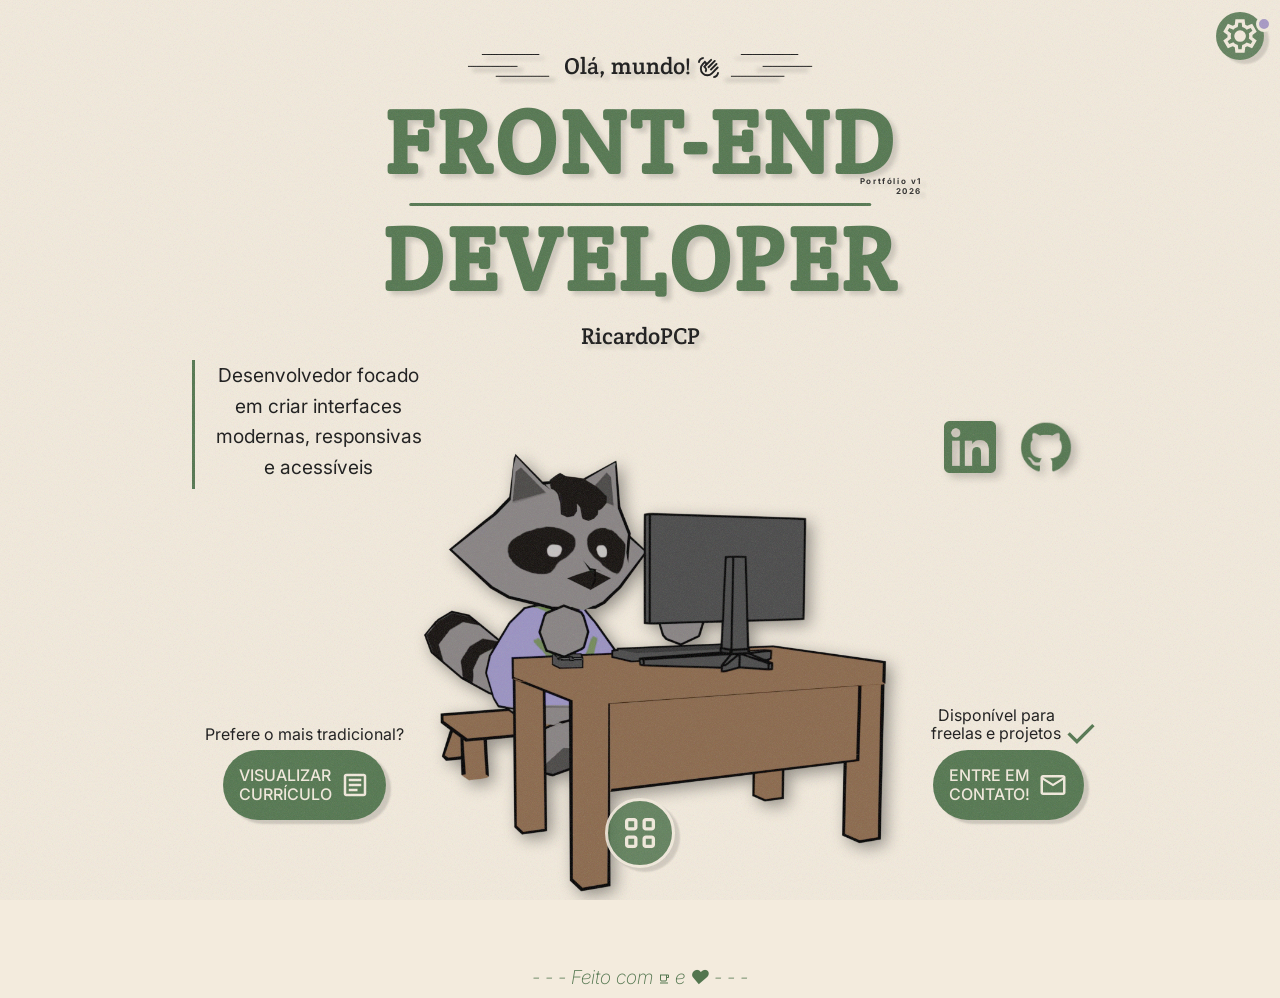
<file: index.html>
<!DOCTYPE html>
<html lang="pt_BR">
<head>
    <meta charset="UTF-8">
    <meta name="viewport" content="width=device-width, initial-scale=1.0">
    <meta name="author" content = "RicardoPCP">


    <meta property="og:title" content="Portfolio RicardoPCP | Front-End Developer" />
    <meta property="og:description" content="Veja meu portfólio! Certeza que vai gostar ^^" />
    <meta property="og:image" content="https://ricardopcp.github.io/Portfolio-RicardoPCP/assets/logo.png" />
    <meta property="og:url" content="https://ricardopcp.github.io/Portfolio-RicardoPCP/" />
    <meta property="og:type" content="website" />
    <meta property="og:locale" content="pt_BR" />
    <meta name ="description" content = "Portfólio de projetos pessoais e profissionais de RicardoPCP">


    <link href="https://fonts.googleapis.com/css2?family=Crete+Round:ital@0;1&display=swap" rel="stylesheet">
    <link href="https://fonts.googleapis.com/css2?family=Crete+Round:ital@0;1&family=Inter:ital,opsz,wght@0,14..32,100..900;1,14..32,100..900&display=swap" rel="stylesheet">


    <link rel="stylesheet" href="./css/style.css">
    <link rel="icon" href="favicon.ico" />
    <script src="script.js" defer></script>

    <title>RicardoPCP</title>
    
</head>
<body>
    <main>
    <header>
        <div class="botao-config">

            <audio id="musica" src="./assets/bg-music.mp3" loop></audio>

            <div class="tocandomusica"><p data-key="musicalg">Tocando: 'Playful Piano' by Dylann Taylor</p>
            </div>

            <ul class="config" onclick="configClick()" tabindex="0" role="button" onkeydown="if(event.key === 'Enter' || event.key === ' ') { configClick(); event.preventDefault(); }">
                <li><svg xmlns="http://www.w3.org/2000/svg" height="24px" viewBox="0 -960 960 960" width="24px" fill="#F3EBDD"><path d="m370-80-16-128q-13-5-24.5-12T307-235l-119 50L78-375l103-78q-1-7-1-13.5v-27q0-6.5 1-13.5L78-585l110-190 119 50q11-8 23-15t24-12l16-128h220l16 128q13 5 24.5 12t22.5 15l119-50 110 190-103 78q1 7 1 13.5v27q0 6.5-2 13.5l103 78-110 190-118-50q-11 8-23 15t-24 12L590-80H370Zm70-80h79l14-106q31-8 57.5-23.5T639-327l99 41 39-68-86-65q5-14 7-29.5t2-31.5q0-16-2-31.5t-7-29.5l86-65-39-68-99 42q-22-23-48.5-38.5T533-694l-13-106h-79l-14 106q-31 8-57.5 23.5T321-633l-99-41-39 68 86 64q-5 15-7 30t-2 32q0 16 2 31t7 30l-86 65 39 68 99-42q22 23 48.5 38.5T427-266l13 106Zm42-180q58 0 99-41t41-99q0-58-41-99t-99-41q-59 0-99.5 41T342-480q0 58 40.5 99t99.5 41Zm-2-140Z"/></svg></li>
                <span class="notificacao"></span>
            </ul>

            <div class="aba-config some">
                <ul class="abaAbertaConfigUl">
                    <li class="cor hover" onclick="toggleDarkMode()" tabindex="0" role="button" onkeydown="if(event.key === 'Enter' || event.key === ' ') { toggleDarkMode(); event.preventDefault(); }"><svg class="sol" xmlns="http://www.w3.org/2000/svg" height="20px" viewBox="0 -960 960 960" width="20px" fill="#F3EBDD"><path d="M565-395q35-35 35-85t-35-85q-35-35-85-35t-85 35q-35 35-35 85t35 85q35 35 85 35t85-35Zm-226.5 56.5Q280-397 280-480t58.5-141.5Q397-680 480-680t141.5 58.5Q680-563 680-480t-58.5 141.5Q563-280 480-280t-141.5-58.5ZM200-440H40v-80h160v80Zm720 0H760v-80h160v80ZM440-760v-160h80v160h-80Zm0 720v-160h80v160h-80ZM256-650l-101-97 57-59 96 100-52 56Zm492 496-97-101 53-55 101 97-57 59Zm-98-550 97-101 59 57-100 96-56-52ZM154-212l101-97 55 53-97 101-59-57Zm326-268Z"/></svg> <svg class="lua" xmlns="http://www.w3.org/2000/svg" height="24px" viewBox="0 -960 960 960" width="24px" fill="#181818"><path d="M480-120q-150 0-255-105T120-480q0-150 105-255t255-105q14 0 27.5 1t26.5 3q-41 29-65.5 75.5T444-660q0 90 63 153t153 63q55 0 101-24.5t75-65.5q2 13 3 26.5t1 27.5q0 150-105 255T480-120Zm0-80q88 0 158-48.5T740-375q-20 5-40 8t-40 3q-123 0-209.5-86.5T364-660q0-20 3-40t8-40q-78 32-126.5 102T200-480q0 116 82 198t198 82Zm-10-270Z"/></svg></li>

                    <li class="btnMusic hover" onclick="toggleMusic()" tabindex="0" role="button" onkeydown="if(event.key === 'Enter' || event.key === ' ') { toggleMusic(); event.preventDefault(); }"><svg class="noMusic" xmlns="http://www.w3.org/2000/svg" height="24px" viewBox="0 -960 960 960" width="24px" fill="#181818"><path d="M792-56 56-792l56-56 736 736-56 56ZM560-514l-80-80v-246h240v160H560v166ZM400-120q-66 0-113-47t-47-113q0-66 47-113t113-47q23 0 42.5 5.5T480-418v-62l80 80v120q0 66-47 113t-113 47Z"/></svg> <svg class="music" xmlns="http://www.w3.org/2000/svg" height="24px" viewBox="0 -960 960 960" width="24px" fill="#181818"><path d="M287-167q-47-47-47-113t47-113q47-47 113-47 23 0 42.5 5.5T480-418v-422h240v160H560v400q0 66-47 113t-113 47q-66 0-113-47Z"/></svg></li> 

                    <li class="lingua hover" onclick="toggleLanguage()" data-key="nav-lingua" tabindex="0" role="button" onkeydown="if(event.key === 'Enter' || event.key === ' ') { toggleLanguage(); event.preventDefault(); }"><p>BR</p></li>

                    <li>
                    <button class="btnBug hover" command="show-modal" commandfor="dialogBug">
                        <svg xmlns="http://www.w3.org/2000/svg" height="24px" viewBox="0 -960 960 960" width="24px" fill="#181818"><path d="M480-200q66 0 113-47t47-113v-160q0-66-47-113t-113-47q-66 0-113 47t-47 113v160q0 66 47 113t113 47Zm-80-120h160v-80H400v80Zm0-160h160v-80H400v80Zm80 40Zm0 320q-65 0-120.5-32T272-240H160v-80h84q-3-20-3.5-40t-.5-40h-80v-80h80q0-20 .5-40t3.5-40h-84v-80h112q14-23 31.5-43t40.5-35l-64-66 56-56 86 86q28-9 57-9t57 9l88-86 56 56-66 66q23 15 41.5 34.5T688-640h112v80h-84q3 20 3.5 40t.5 40h80v80h-80q0 20-.5 40t-3.5 40h84v80H688q-32 56-87.5 88T480-120Z"/></svg>
                    </button>
                    </li>
                </ul>
            </div>
            <dialog id="dialogBug">
                <form id="formBug" action="https://api.web3forms.com/submit" method="POST">
                        <button class="fecharDialog" type="button" command="close" commandfor="dialogBug"><svg xmlns="http://www.w3.org/2000/svg" height="24px" viewBox="0 -960 960 960" width="24px" fill="currentColor"><path d="m256-200-56-56 224-224-224-224 56-56 224 224 224-224 56 56-224 224 224 224-56 56-224-224-224 224Z"/></svg></button>
                <h2 data-key="h2Bug">Encontrou um bug?</h2>
                <p data-key="pBug">Conte o que aconteceu! Seu feedback ajuda a melhorar este portfólio.</p>

                <input type="hidden" name="access_key" value="67942e12-d0b4-491f-a5cf-ddd87a45e4ef">

                <div class="Formcampo">
                <label>Nome:</label>
                <input type="text" name="name" required>
                </div>

                <div class="Formcampo">
                <label>E-mail:</label>
                <input type="email" name="email" required>
                </div>

                <div class="Formcampo">
                <label>Digite o problema:</label>
                <textarea name="message" required class="texto" type="text" minlength="7" maxlength="300" autocomplete="off" required></textarea><br>
                </div>

                <div class="unicbtnProjeto" data-key="btnBug">
                    <input type="submit" class="btn" value="ENVIAR" ></input>
                </div>

                <div class="confirmacao-form"><p></p></div>

                </form>
            </dialog>
        </div>

        <nav class="navbar">
            <ul class="navbar-hid" onclick="navMobile()" tabindex="0" role="button" onkeydown="if(event.key === 'Enter' || event.key === ' ') { navMobile(); event.preventDefault(); }">
                <li class="menu" ><svg xmlns="http://www.w3.org/2000/svg" height="35px" viewBox="0 -960 960 960" width="35px" fill="#F3EBDD"><path d="M340-540H200q-33 0-56.5-23.5T120-620v-140q0-33 23.5-56.5T200-840h140q33 0 56.5 23.5T420-760v140q0 33-23.5 56.5T340-540Zm-140-80h140v-140H200v140Zm140 500H200q-33 0-56.5-23.5T120-200v-140q0-33 23.5-56.5T200-420h140q33 0 56.5 23.5T420-340v140q0 33-23.5 56.5T340-120Zm-140-80h140v-140H200v140Zm560-340H620q-33 0-56.5-23.5T540-620v-140q0-33 23.5-56.5T620-840h140q33 0 56.5 23.5T840-760v140q0 33-23.5 56.5T760-540Zm-140-80h140v-140H620v140Zm140 500H620q-33 0-56.5-23.5T540-200v-140q0-33 23.5-56.5T620-420h140q33 0 56.5 23.5T840-340v140q0 33-23.5 56.5T760-120Zm-140-80h140v-140H620v140ZM340-620Zm0 280Zm280-280Zm0 280Z"/></svg></li>
            </ul>
            <ul class="navbarul-mobile">
                <li class="hover"><a href="#home" data-page="home" onclick="irParaPagina('home')" ><svg xmlns="http://www.w3.org/2000/svg" height="24px" viewBox="0 -960 960 960" width="24px" fill="#F3EBDD"><path d="M240-200h120v-240h240v240h120v-360L480-740 240-560v360Zm-80 80v-480l320-240 320 240v480H520v-240h-80v240H160Zm320-350Z"/></svg> <span data-key="nav-home"><br>Início</span></a></li>

                <li class="hover"><a href="#" data-page="sobre" onclick="irParaPagina('sobre')"><svg xmlns="http://www.w3.org/2000/svg" height="24px" viewBox="0 -960 960 960" width="24px" fill="#F3EBDD"><path d="M367-527q-47-47-47-113t47-113q47-47 113-47t113 47q47 47 47 113t-47 113q-47 47-113 47t-113-47ZM160-160v-112q0-34 17.5-62.5T224-378q62-31 126-46.5T480-440q66 0 130 15.5T736-378q29 15 46.5 43.5T800-272v112H160Zm80-80h480v-32q0-11-5.5-20T700-306q-54-27-109-40.5T480-360q-56 0-111 13.5T260-306q-9 5-14.5 14t-5.5 20v32Zm296.5-343.5Q560-607 560-640t-23.5-56.5Q513-720 480-720t-56.5 23.5Q400-673 400-640t23.5 56.5Q447-560 480-560t56.5-23.5ZM480-640Zm0 400Z"/></svg> <span data-key="nav-sobre"><br>Sobre</span></a></li>

                <li class="hover"><a href="#" data-page="tech" onclick="irParaPagina('tech')"><svg xmlns="http://www.w3.org/2000/svg" height="24px" viewBox="0 -960 960 960" width="24px" fill="#F3EBDD"><path d="M320-240 80-480l240-240 57 57-184 184 183 183-56 56Zm320 0-57-57 184-184-183-183 56-56 240 240-240 240Z"/></svg> <span data-key="nav-tech"><br>Tech</span></a></li>

                <li class="hover"><a href="#" data-page="projetos" onclick="irParaPagina('projetos')"><svg xmlns="http://www.w3.org/2000/svg" height="24px" viewBox="0 -960 960 960" width="24px" fill="#F3EBDD"><path d="M480-400 40-640l440-240 440 240-440 240Zm0 160L63-467l84-46 333 182 333-182 84 46-417 227Zm0 160L63-307l84-46 333 182 333-182 84 46L480-80Zm0-411 273-149-273-149-273 149 273 149Zm0-149Z"/></svg><span data-key="nav-projetos"><br> Projetos</span></a></li>

                <li class="hover"><a href="#" data-page="contato" onclick="irParaPagina('contato')"><svg xmlns="http://www.w3.org/2000/svg" height="24px" viewBox="0 -960 960 960" width="24px" fill="#F3EBDD"><path d="M160-160q-33 0-56.5-23.5T80-240v-480q0-33 23.5-56.5T160-800h640q33 0 56.5 23.5T880-720v480q0 33-23.5 56.5T800-160H160Zm320-280L160-640v400h640v-400L480-440Zm0-80 320-200H160l320 200ZM160-640v-80 480-400Z"/></svg><span data-key="nav-contato"><br> Contato</span></a></li>

                <li class="hover menu-fechar" onclick="navFechar()" tabindex="0" role="button" onkeydown="if(event.key === 'Enter' || event.key === ' ') { navFechar(); event.preventDefault(); }"> <svg xmlns="http://www.w3.org/2000/svg" height="30px" viewBox="0 -960 960 960" width="30px" fill="#F3EBDD"><path d="m256-200-56-56 224-224-224-224 56-56 224 224 224-224 56 56-224 224 224 224-56 56-224-224-224 224Z"/></svg></li>
            </ul>
        </nav>
    </header>

    <div id="telaDeCarregamento">
        <div class="barra"><img class="guacinim-load" src="./assets/logo.png" alt="Cabeça de guaxinim feliz em low poly"></div>
        <p class="text-carregando">CARREGANDO.<span class="reticencias">..</p>
        <p class="obs">Não vai demorar!</p>
    </div>

    <div class="conteudo">

    <hero id="home" class="pagina ativa">
        <div class="hero-texto">

        <h3><svg width="90" height="30" viewBox="0 0 91 31" fill="none" xmlns="http://www.w3.org/2000/svg">
<g filter="url(#filter0_d_92_171)">
<line x1="72" y1="0.5" x2="14" y2="0.499999" stroke="currentColor"/>
</g>
<g filter="url(#filter1_d_92_171)">
<line x1="50" y1="12.5" x2="-1.17985e-08" y2="12.5" stroke="currentColor"/>
</g>
<g filter="url(#filter2_d_92_171)">
<line x1="28" y1="22.5" x2="82" y2="22.5" stroke="currentColor"/>
</g>
<defs>
<filter id="filter0_d_92_171" x="14" y="0" width="67" height="9" filterUnits="userSpaceOnUse" color-interpolation-filters="sRGB">
<feFlood flood-opacity="0" result="BackgroundImageFix"/>
<feColorMatrix in="SourceAlpha" type="matrix" values="0 0 0 0 0 0 0 0 0 0 0 0 0 0 0 0 0 0 127 0" result="hardAlpha"/>
<feOffset dx="5" dy="4"/>
<feGaussianBlur stdDeviation="2"/>
<feComposite in2="hardAlpha" operator="out"/>
<feColorMatrix type="matrix" values="0 0 0 0 0 0 0 0 0 0 0 0 0 0 0 0 0 0 0.25 0"/>
<feBlend mode="normal" in2="BackgroundImageFix" result="effect1_dropShadow_92_171"/>
<feBlend mode="normal" in="SourceGraphic" in2="effect1_dropShadow_92_171" result="shape"/>
</filter>
<filter id="filter1_d_92_171" x="0" y="12" width="59" height="9" filterUnits="userSpaceOnUse" color-interpolation-filters="sRGB">
<feFlood flood-opacity="0" result="BackgroundImageFix"/>
<feColorMatrix in="SourceAlpha" type="matrix" values="0 0 0 0 0 0 0 0 0 0 0 0 0 0 0 0 0 0 127 0" result="hardAlpha"/>
<feOffset dx="5" dy="4"/>
<feGaussianBlur stdDeviation="2"/>
<feComposite in2="hardAlpha" operator="out"/>
<feColorMatrix type="matrix" values="0 0 0 0 0 0 0 0 0 0 0 0 0 0 0 0 0 0 0.25 0"/>
<feBlend mode="normal" in2="BackgroundImageFix" result="effect1_dropShadow_92_171"/>
<feBlend mode="normal" in="SourceGraphic" in2="effect1_dropShadow_92_171" result="shape"/>
</filter>
<filter id="filter2_d_92_171" x="28" y="22" width="63" height="9.00001" filterUnits="userSpaceOnUse" color-interpolation-filters="sRGB">
<feFlood flood-opacity="0" result="BackgroundImageFix"/>
<feColorMatrix in="SourceAlpha" type="matrix" values="0 0 0 0 0 0 0 0 0 0 0 0 0 0 0 0 0 0 127 0" result="hardAlpha"/>
<feOffset dx="5" dy="4"/>
<feGaussianBlur stdDeviation="2"/>
<feComposite in2="hardAlpha" operator="out"/>
<feColorMatrix type="matrix" values="0 0 0 0 0 0 0 0 0 0 0 0 0 0 0 0 0 0 0.25 0"/>
<feBlend mode="normal" in2="BackgroundImageFix" result="effect1_dropShadow_92_171"/>
<feBlend mode="normal" in="SourceGraphic" in2="effect1_dropShadow_92_171" result="shape"/>
</filter>
</defs>
</svg>
<span data-key="ola">Olá, mundo!</span> <span class="mao"><svg xmlns="http://www.w3.org/2000/svg" viewBox="0 -960 960 960" fill="currentColor" style="width:1em;height:1em;margin: 0.2px 0 0 1px;"><path d="m430-500 283-283q12-12 28-12t28 12q12 12 12 28t-12 28L487-444l-57-56Zm99 99 254-255q12-12 28.5-12t28.5 12q12 12 12 28.5T840-599L586-345l-57-56ZM211-211q-91-91-91-219t91-219l120-120 59 59q7 7 12 14.5t10 15.5l148-149q12-12 28.5-12t28.5 12q12 12 12 28.5T617-772L444-599l-85 84 19 19q46 46 44 110t-49 111l-57-56q23-23 25.5-54.5T321-440l-47-46q-12-12-12-28.5t12-28.5l57-56q12-12 12-28.5T331-656l-64 64q-68 68-68 162.5T267-267q68 68 163 68t163-68l239-240q12-12 28.5-12t28.5 12q12 12 12 28.5T889-450L649-211q-91 91-219 91t-219-91Zm219-219ZM680-39v-81q66 0 113-47t47-113h81q0 100-70.5 170.5T680-39ZM39-680q0-100 70.5-170.5T280-921v81q-66 0-113 47t-47 113H39Z"/></svg></span><svg class="rotate"width="90" height="30" viewBox="0 0 91 31" fill="none" xmlns="http://www.w3.org/2000/svg">
<g filter="url(#filter0_d_92_171)">
<line x1="72" y1="0.5" x2="14" y2="0.499999" stroke="currentColor"/>
</g>
<g filter="url(#filter1_d_92_171)">
<line x1="50" y1="12.5" x2="-1.17985e-08" y2="12.5" stroke="currentColor"/>
</g>
<g filter="url(#filter2_d_92_171)">
<line x1="28" y1="22.5" x2="82" y2="22.5" stroke="currentColor"/>
</g>
<defs>
<filter id="filter0_d_92_171" x="14" y="0" width="67" height="9" filterUnits="userSpaceOnUse" color-interpolation-filters="sRGB">
<feFlood flood-opacity="0" result="BackgroundImageFix"/>
<feColorMatrix in="SourceAlpha" type="matrix" values="0 0 0 0 0 0 0 0 0 0 0 0 0 0 0 0 0 0 127 0" result="hardAlpha"/>
<feOffset dx="5" dy="4"/>
<feGaussianBlur stdDeviation="2"/>
<feComposite in2="hardAlpha" operator="out"/>
<feColorMatrix type="matrix" values="0 0 0 0 0 0 0 0 0 0 0 0 0 0 0 0 0 0 0.25 0"/>
<feBlend mode="normal" in2="BackgroundImageFix" result="effect1_dropShadow_92_171"/>
<feBlend mode="normal" in="SourceGraphic" in2="effect1_dropShadow_92_171" result="shape"/>
</filter>
<filter id="filter1_d_92_171" x="0" y="12" width="59" height="9" filterUnits="userSpaceOnUse" color-interpolation-filters="sRGB">
<feFlood flood-opacity="0" result="BackgroundImageFix"/>
<feColorMatrix in="SourceAlpha" type="matrix" values="0 0 0 0 0 0 0 0 0 0 0 0 0 0 0 0 0 0 127 0" result="hardAlpha"/>
<feOffset dx="5" dy="4"/>
<feGaussianBlur stdDeviation="2"/>
<feComposite in2="hardAlpha" operator="out"/>
<feColorMatrix type="matrix" values="0 0 0 0 0 0 0 0 0 0 0 0 0 0 0 0 0 0 0.25 0"/>
<feBlend mode="normal" in2="BackgroundImageFix" result="effect1_dropShadow_92_171"/>
<feBlend mode="normal" in="SourceGraphic" in2="effect1_dropShadow_92_171" result="shape"/>
</filter>
<filter id="filter2_d_92_171" x="28" y="22" width="63" height="9.00001" filterUnits="userSpaceOnUse" color-interpolation-filters="sRGB">
<feFlood flood-opacity="0" result="BackgroundImageFix"/>
<feColorMatrix in="SourceAlpha" type="matrix" values="0 0 0 0 0 0 0 0 0 0 0 0 0 0 0 0 0 0 127 0" result="hardAlpha"/>
<feOffset dx="5" dy="4"/>
<feGaussianBlur stdDeviation="2"/>
<feComposite in2="hardAlpha" operator="out"/>
<feColorMatrix type="matrix" values="0 0 0 0 0 0 0 0 0 0 0 0 0 0 0 0 0 0 0.25 0"/>
<feBlend mode="normal" in2="BackgroundImageFix" result="effect1_dropShadow_92_171"/>
<feBlend mode="normal" in="SourceGraphic" in2="effect1_dropShadow_92_171" result="shape"/>
</filter>
</defs>
</svg>
</h3>
        
        <h1><span>FRONT-END
        <div class="versao-port"><p data-key="port-ver">Portfólio v1<br>2026</p></div></span>
        <br>DEVELOPER</h1>
        <h3 class="nome">RicardoPCP</h3>
        </div>

         <div class="hero-infos">
            <div class="hero-video">
            <video class="video-hero webM" autoplay muted loop preload="auto" id="heroVideo">
                <source src="./assets/animacoes/hero.webm" type="video/webm" alt="Animação de guaxinim low poly trabalhando">
            </video>
                <img class="video-hero" data-src="./assets/animacoes/hero.apng" alt="Animação de guaxinim low poly trabalhando" loading="lazy" id="heroImg" style="display:none;"> 
            </div>

            <div class="perfis">
            <ul>
                <li class="hover"><a href="https://www.linkedin.com/in/ricardo-pessoa-215923372" target="_blank" rel="noopener noreferrer"><img src="./assets/linkedinlogo.png" alt="perfil LinkedIN"></a></li>
                <li class="hover"><a href="https://github.com/RicardoPCP" target="_blank" rel="noopener noreferrer"><img src="./assets/githublogo.png" alt="perfil GitHub"></a></li>
            </ul>
            </div>

            <div class="desc-hero">
                <span><p data-key="desc-hero">Desenvolvedor focado em criar interfaces modernas, responsivas e acessíveis<br>
                </span></p>
            </div>

            <div class="btns-grid">
            <div class="btn-cv">
                <p data-key="btn-cv-texto">Prefere o mais tradicional?</p>
                <a class="btn" href="./assets/Currículo.pdf" target="_blank"><span data-key="btn-cv">VISUALIZAR<br>CURRÍCULO</span> <svg  class="CV" xmlns="http://www.w3.org/2000/svg" height="24px" viewBox="0 -960 960 960" width="24px" fill="#F3EBDD"><path d="M280-280h280v-80H280v80Zm0-160h400v-80H280v80Zm0-160h400v-80H280v80Zm-80 480q-33 0-56.5-23.5T120-200v-560q0-33 23.5-56.5T200-840h560q33 0 56.5 23.5T840-760v560q0 33-23.5 56.5T760-120H200Zm0-80h560v-560H200v560Zm0-560v560-560Z"/></svg></a>
            </div>

            <div class="btn-contato">
                <p><span data-key="btn-contato-texto">Disponível para<br>freelas e projetos</span> <svg class="check" xmlns="http://www.w3.org/2000/svg" height="24px" viewBox="0 -960 960 960" width="24px" fill="#53764F"><path d="M382-240 154-468l57-57 171 171 367-367 57 57-424 424Z"/></svg></p>
                <a class="btn" href="#" data-page="contato" onclick="irParaPagina('contato')"><span data-key="btn-contato">ENTRE EM<br>CONTATO!</span> <svg xmlns="http://www.w3.org/2000/svg" height="24px" viewBox="0 -960 960 960" width="24px" fill="#F3EBDD"><path d="M160-160q-33 0-56.5-23.5T80-240v-480q0-33 23.5-56.5T160-800h640q33 0 56.5 23.5T880-720v480q0 33-23.5 56.5T800-160H160Zm320-280L160-640v400h640v-400L480-440Zm0-80 320-200H160l320 200ZM160-640v-80 480-400Z"/></svg></a>
            </div>
            </div>

            </div>
    </hero>

    <hero id="sobre" class="pagina">
        <div class="div-sobre">
            <div class="sobre-texto">
                <h2 data-key="sobre"><span class="borda-bottom">SOBRE:</span></h2>
                    <p data-key="sobre-desc">Oi, meu nome é <span>Ricardo</span>, tenho 22 anos e sou estudante de Ciência da Computação e desenvolvedor front-end apaixonado por transformar ideias em experiências digitais modernas, funcionais e responsivas. Atualmente, estou colocando meus estudos em prática através do desenvolvimento de websites e projetos próprios, explorando desde design até o código. 

                    <span><br><br>Gosto de fazer o usuário nem perceber todo o trabalhão por trás das interfaces!</span>
                    </p>
                    </div>

                    <div class="carrossel">
                        <button class="seta antes">❮</button>
                    <ul>
                        <li><img src="./assets/guaciDEV.png">
                        <br><p data-key="sobre-item1" class="hobby"><svg xmlns="http://www.w3.org/2000/svg" height="24px" viewBox="0 -960 960 960" width="24px" fill="currentColor"><path d="M160-160q-33 0-56.5-23.5T80-240v-480q0-33 23.5-56.5T160-800h640q33 0 56.5 23.5T880-720v480q0 33-23.5 56.5T800-160H160Zm0-80h640v-400H160v400Zm140-40-56-56 103-104-104-104 57-56 160 160-160 160Zm180 0v-80h240v80H480Z"/></svg> <span> DEVELOPER</span> por profissão</p></li>

                        <li><img src="./assets/guaciGAMER.png">
                        <br><p data-key="sobre-item2" class="hobby"><svg xmlns="http://www.w3.org/2000/svg" height="24px" viewBox="0 -960 960 960" width="24px" fill="currentColor"><path d="M160-240q-33 0-56.5-23.5T80-320v-320q0-33 23.5-56.5T160-720h640q33 0 56.5 23.5T880-640v320q0 33-23.5 56.5T800-240H160Zm0-80h640v-320H160v320Zm120-40h80v-80h80v-80h-80v-80h-80v80h-80v80h80v80Zm342.5-17.5Q640-395 640-420t-17.5-42.5Q605-480 580-480t-42.5 17.5Q520-445 520-420t17.5 42.5Q555-360 580-360t42.5-17.5Zm120-120Q760-515 760-540t-17.5-42.5Q725-600 700-600t-42.5 17.5Q640-565 640-540t17.5 42.5Q675-480 700-480t42.5-17.5ZM160-320v-320 320Z"/></svg>
                        <span> GAMER</span> há 22 anos...</p></li>

                        <li><img src="./assets/guaciCOZI.png">
                        <br><p data-key="sobre-item3" class="hobby"><svg xmlns="http://www.w3.org/2000/svg" height="24px" viewBox="0 -960 960 960" width="24px" fill="currentColor"><path d="M640-80q-67 0-101.5-22.5T480-150q-19-20-36.5-35T399-200q-45 0-100-15.5t-103.5-51Q147-302 114-359T80-499q-2-167 82.5-274T399-880q71 0 120 20.5t84.5 51.5q35.5 31 60 68.5T710-667q12 20 24 36.5t26 30.5q60 60 90 105t30 136q0 120-74.5 199.5T640-80Zm0-80q57 0 108.5-56.5T800-359q0-66-19.5-97T704-544q-21-20-37.5-44.5T633-639q-41-65-87-113t-147-48q-129 0-185 92.5T160-500q1 67 29 110t66.5 67.5Q294-298 334-289t65 9q51 0 82 24.5t51 45.5q22 23 42.5 36.5T640-160ZM480-340q58 0 99-41t41-99q0-58-41-99t-99-41q-58 0-99 41t-41 99q0 58 41 99t99 41Zm-1-140Z"/></svg>
                        <span> COZINHEIRO</span> nos fins de semana :></p></li>

                        <li><img src="./assets/guaciCOSPLAY.png">
                        <br><p data-key="sobre-item4" class="hobby"><svg xmlns="http://www.w3.org/2000/svg" height="24px" viewBox="0 -960 960 960" width="24px" fill="currentColor"><path d="M312-240q-51 0-97.5-18T131-311q-48-45-69.5-106.5T40-545q0-78 38-126.5T189-720q14 0 26.5 2.5T241-710l239 89 239-89q13-5 25.5-7.5T771-720q73 0 111 48.5T920-545q0 66-21.5 127.5T829-311q-37 35-83.5 53T648-240q-66 0-112-30l-46-30h-20l-46 30q-46 30-112 30Zm0-80q37 0 69-17.5t59-42.5h80q27 25 59 42.5t69 17.5q36 0 69.5-12.5T777-371q34-34 48.5-80t14.5-94q0-41-17-68.5T769-640q-3 0-22 4L480-536 213-636q-5-2-10.5-3t-11.5-1q-37 0-54 27t-17 68q0 49 14.5 95t49.5 80q26 25 59 37.5t69 12.5Zm49-60q37 0 58-16.5t21-45.5q0-49-64.5-93.5T239-580q-37 0-58 16.5T160-518q0 49 64.5 93.5T361-380Zm-6-60q-38 0-82.5-25T220-516q5-2 11.5-3.5T245-521q38 0 82.5 25.5T380-444q-5 2-11.5 3t-13.5 1Zm244 61q72 0 136.5-45t64.5-94q0-29-20.5-46T721-581q-72 0-136.5 45T520-442q0 29 21 46t58 17Zm6-61q-7 0-13-1t-11-3q8-26 52.5-51t82.5-25q7 0 13 1t11 3q-8 26-52.5 51T605-440Zm-125-40Z"/></svg>
                        <span> COSPLAYER</span> nas horas vagas!</p></li>
                    </ul>
                    <button class="seta depois">❯</button>
                </div>

            <div class="div-experiencia">
                <div class="div-experiencia">
                    <h2 data-key="sobre-exp"><span class="borda-bottom" >EXPERIÊNCIA:</span></h2>
                    <div class="experiencia-desc">
                        <ul data-key="sobre-ul1">
                            <li class="trabalho"><span>Desenvolvedor Web - Freelancer</span> Jun/2026 - Atual</li>
                            <li class="afazer fim">Construção de landing pages e sites responsivos</li>

                            <li class="trabalho"><span>Instituto Educar Aparecida - Trabalho Voluntário</span> Abr/2026 - Atual</li>
                            <li class="afazer">Construção e manutenção de banco de dados SQL</li>
                            <li class="afazer fim">Suporte ao desenvolvimento back-end utilizando JavaScript</li>

                            <li class="trabalho"><span>Dele Dela Calçados - Assistente de Gerência e Vendedor</span> Mai/2020 - Atual</li>
                            <li class="afazer">Abertura e fechamento de loja e caixa</li>
                            <li class="afazer">Atendimento ao cliente</li>
                            <li class="afazer">Manutenção e organização de estoque</li>
                            <li class="afazer">Cadastro de mercadorias</li>
                            <li class="afazer fim">Contato com fornecedores</li>
                            </ul>
                    </div>
                        <div class="experiencia-video">
                        <video class="video-experiencia webM" autoplay muted loop preload="auto">
                         <source src="./assets/animacoes/gravata.webm" type="video/webm" alt="Animação de guaxinim low poly arrumando gravata"></video>
                         <img class="hero-video" data-src="./assets/animacoes/gravata.apng" alt="Animação de guaxinim low poly arrumando gravata" loading="lazy" style="display:none;">
                         </div>
                </div>
            </div>

            <div class="div-cursos">
                <div class="div-cursos">
                    <h2 data-key="sobre-cursos"><span class="borda-bottom2">CURSOS E FORMAÇÕES:</span></h2>
                    <div class="curso-desc">
                        <ul data-key="sobre-ul2">
                            <li class="trabalho"> <span>Ciências da Computação</span> | Abr/2022 - Atual (8º Semestre)</li>
                            <li class="afazer fim">Centro Universitário Jorge Amado (UNIJORGE)</li>

                            <li class="trabalho"> <span>Oficina de Idéias, Aprender e Empreender</span> | Ago/2022 - Dez/202</li>
                            <li class="afazer fim">UFBA (Ciências Contábeis)</li>

                            <li class="trabalho"> <span>Curso Web Front-end HTML, CSS, JS</span> | Abr/2026</li>
                            <li class="afazer fim">Serliv Cursos</li>

                            <li class="trabalho"> <span>Curso de Javascript</span> | Mai/2026</li>
                            <li class="afazer fim">Curso em Vídeo</li>
                        </ul>
                        </div>
                        <div class="curso-video">
                        <video class="video-curso webM" autoplay muted loop preload="auto">
                         <source src="./assets/animacoes/papel.webm" type="video/webm" alt="Animação de guaxinim low poly escrevendo"> </video>
                         <img class="hero-video" data-src="./assets/animacoes/papel.apng" alt="Animação de guaxinim low poly escrevendo" loading="lazy" style="display:none;">
                         </div>
                </div>
             </div>
        </div>
    </hero>

    <hero id="tech" class="pagina">
        <div class="div-tech">
            <div class="tech-texto" data-key="tecnologias-div">
                <h2><span class="borda-bottom">TECNOLOGIAS:</span></h2>
                <p>Minha stack de desenvolvimento...</p>
                </div>
                <div class="lista-tech">
                    <div class="caixa-tech">
                        <p class="titulo-caixa-tech">Front-end</p>
                        <p><img class="programacao-logo" src="./assets/html.png"> HTML, 
                        <img class="programacao-logo" src="./assets/css.png"> CSS, 
                        <img class="programacao-logo" src="./assets/javascript.png"> JavaScript, 
                        <img class="programacao-logo" src="./assets/react.webp"> React 
                        <span data-key="estudando">(Estudando...)</span></p>
                    </div>

                    <div class="caixa-tech">
                        <p class="titulo-caixa-tech">Back-end</p>
                        <p><img class="programacao-logo" src="./assets/node.png">  Node.js</p>
                    </div>

                    <div class="caixa-tech">
                        <p class="titulo-caixa-tech" data-key="db">Banco de Dados</p>
                        <p><img class="programacao-logo" src="./assets/mysql.png">  MySQL, 
                        <img class="programacao-logo" src="./assets/postgre.webp"> PostgreSQL</p>
                    </div>

                    <div class="caixa-tech">
                        <p class="titulo-caixa-tech" data-key="ferramentas">Ferramentas</p>
                        <p>                        <img class="programacao-logo" src="./assets/git.png"> Git, 
                        <img class="programacao-logo" src="./assets/githubminilogo.webp"> GitHub, 
                        <img class="programacao-logo" src="./assets/figma.png"> Figma, 
                        <img class="programacao-logo" src="./assets/blender.webp"> Blender</p>
                    </div>
                </div>

                <div class="ascii">
                    <img src="./assets/ascii-art.png" alt="Imagem em ASCII de guaxinim">
                </div>

        </div>
    </hero>

    <hero id="projetos" class="pagina">
        <div class="div-projetos">
            <div class="projeto-texto" data-key="projetosTxt" >
                <h2><span class=borda-bottom>PROJETOS:</span></h2>
                <p>Clique no projeto para saber mais detalhes!</p>
            </div>
                <div class="grid-projetos">
                    <div class="espacoprojeto1">
                    <div class="projeto">
                        <p class="titulo-projeto"><span class="tagP">Site Comercial:</span> <span class="nomeP">Academia Fitness Performance</span></p>

                        <button type="button" command="show-modal" commandfor="dialogProjeto1">
                        <img class="thumbP" src="./assets/projetos/FP1.webp" alt="Thumbnail Academia Fitness Performance">
                        </button>

                        <p class="desc-projeto">Website para promover a academia FP</p>
                    </div>
                    <dialog id="dialogProjeto1">
                        <button class="fecharDialog" type="button" command="close" commandfor="dialogProjeto1"><svg xmlns="http://www.w3.org/2000/svg" height="24px" viewBox="0 -960 960 960" width="24px" fill="currentColor"><path d="m256-200-56-56 224-224-224-224 56-56 224 224 224-224 56 56-224 224 224 224-56 56-224-224-224 224Z"/></svg></button>

                        <h2 class="dialogNomeSite"><span>Site Comercial:</span><br>Academia Fitness Performance</h2>

                        <div class="carrossel projetos">
                        <button class="seta antes">❮</button>
                    <ul>
                        <li><img src="./assets/projetos/FP1.webp" loading="lazy" alt="Imagem de site 1"></li>
                        <li><img src="./assets/projetos/FP2.webp" loading="lazy" alt="Imagem de site 2"></li>
                        <li><img src="./assets/projetos/FP3.webp" loading="lazy" alt="Imagem de site 3"></li>
                    </ul>
                    <button class="seta depois">❯</button>
                        </div>

                        <div class="btns-grid">
                            <div class="btn-cv">
                            <a class="btn" href="https://github.com/RicardoPCP/Fitness-Performance" target="_blank"><span>ACESSAR<br>REPOSITÓRIO</span> <img class="btn-github" src="./assets/githublogo.png"></a>
                        </div>

                        <div class="btn-contato">
                            <a class="btn" href="https://fitnessperformance.com.br/" target="_blank"><span>ACESSAR<br>PROJETO</span> <svg xmlns="http://www.w3.org/2000/svg" height="24px" viewBox="0 -960 960 960" width="24px" fill="#F3EBDD"><path d="M40-120v-80h880v80H40Zm120-120q-33 0-56.5-23.5T80-320v-440q0-33 23.5-56.5T160-840h640q33 0 56.5 23.5T880-760v440q0 33-23.5 56.5T800-240H160Zm0-80h640v-440H160v440Zm0 0v-440 440Z"/></svg></a>
                        </div>
                        </div>

                        <p>O projeto consiste em um website desenvolvido para a academia Fitness Performance, com o objetivo de apresentar seus serviços e canais de contato de forma moderna, responsiva e acessível. O site também oferece funcionalidades interativas para melhorar a experiência dos alunos, como recomendação de músicas para a playlist da academia.</p>
                        <ul>
                            <li><span>TECNOLOGIAS:<br></span><p>HTML, CSS, JavaScript e Git</p></li>
                            <li><span>FUNCIONALIDADES:</span>
                                <ul>
                                    <li>Website de fácil acesso e completamente responsivo;</li>
                                    <li>Formulário para sugestão de músicas;</li>
                                    <li>Exibição de planos e serviços;</li>
                                    <li>Integração com WhatsApp para contato rápido;</li>
                                </ul></li>
                        </ul>

                    </dialog>
                    </div>

                    <div class="espacoprojeto2">
                    <div class="projeto">
                        <p class="titulo-projeto"><span class="tagP">Sistema:</span> <span class="nomeP">CodoLog</span></p>

                        <button type="button" command="show-modal" commandfor="dialogProjeto2">
                        <img class="thumbP" src="./assets/projetos/CL2.webp" alt="Thumbnail sistema CodoLog">
                        </button>

                        <p class="desc-projeto">Sistema de ocorrências para condomínios</p>
                    </div>
                    <dialog id="dialogProjeto2">
                        <button class="fecharDialog" type="button" command="close" commandfor="dialogProjeto2"><svg xmlns="http://www.w3.org/2000/svg" height="24px" viewBox="0 -960 960 960" width="24px" fill="currentColor"><path d="m256-200-56-56 224-224-224-224 56-56 224 224 224-224 56 56-224 224 224 224-56 56-224-224-224 224Z"/></svg></button>

                        <h2 class="dialogNomeSite"><span>Sistema:</span><br>Codolog</h2>

                        <div class="carrossel projetos">
                        <button class="seta antes">❮</button>
                    <ul>
                        <li><img src="./assets/projetos/CL2.webp" loading="lazy" alt="Imagem de site 1"></li>
                        <li><img src="./assets/projetos/CL1.webp" loading="lazy" alt="Imagem de site 2"></li>
                        <li><img src="./assets/projetos/CL3.jpg" loading="lazy" alt="Imagem de site 3"></li>
                        <li><img src="./assets/projetos/CL4.webp" loading="lazy" alt="Imagem de site 4"></li>
                    </ul>
                    <button class="seta depois">❯</button>
                        </div>

                        <div>
                            <div class="unicbtnProjeto">
                            <a class="btn" href="https://github.com/xxxRafaelxxx/TeamCoders" target="_blank"><span>ACESSAR<br>REPOSITÓRIO</span> <img class="btn-github" src="./assets/githublogo.png"></a>
                        </div>
                        </div>

                        <p>Este sistema fornece um ambiente de comunicação entre moradores, síndico e equipe administrativa através de ocorrências. Desta forma, fica muito mais fácil de receber, acompanhar e resolver as necessidades dos moradores.<br>(Projeto em equipe)</p>
                        <ul>
                            <li><span>TECNOLOGIAS:<br></span><p>HTML, CSS, JavaScript, React, Node.Js e PostgreSQL</p></li>
                            <li><span>FUNCIONALIDADES:</span>
                                <ul>
                                    <li>Cadastro de usuários e condomínios;</li>
                                    <li>Registro e acompanhamento de ocorrências;</li>
                                    <li>Definição de cargos no condomínio</li>
                                </ul></li>
                        </ul>

                    </dialog>
                    </div>

                    <div class="espacoprojeto3">
                    <div class="projeto">
                        <p class="titulo-projeto"><span class="tagP">Jogo:</span> <span class="nomeP">Madrugando...</span></p>

                        <button type="button" command="show-modal" commandfor="dialogProjeto3">
                        <img class="thumbP" src="./assets/projetos/MGthumb.webp" alt="Thumbnail jogo Madrugando">
                        </button>

                        <p class="desc-projeto">Jogo de sobrevivência com minigames</p>
                    </div>
                    <dialog id="dialogProjeto3">
                        <button class="fecharDialog" type="button" command="close" commandfor="dialogProjeto3"><svg xmlns="http://www.w3.org/2000/svg" height="24px" viewBox="0 -960 960 960" width="24px" fill="currentColor"><path d="m256-200-56-56 224-224-224-224 56-56 224 224 224-224 56 56-224 224 224 224-56 56-224-224-224 224Z"/></svg></button>

                        <h2 class="dialogNomeSite"><span>Jogo:</span><br>Madrugando...</h2>

                        <div class="carrossel projetos">
                        <button class="seta antes">❮</button>
                    <ul>
                        <li><img src="./assets/projetos/MG1.webp" loading="lazy" alt="Imagem de site 1"></li>
                        <li><img src="./assets/projetos/MG2.webp" loading="lazy" alt="Imagem de site 2"></li>
                        <li><img src="./assets/projetos/MG3.webp" loading="lazy" alt="Imagem de site 3"></li>
                    </ul>
                    <button class="seta depois">❯</button>
                        </div>

                        <div>
                            <div class="unicbtnProjeto">
                            <a class="btn" href="https://drive.google.com/file/d/12iOmOXT9M4QRdd-fR528hQhF9H0pX29w/view?usp=sharing" target="_blank"><span>BAIXAR<br>APLICAÇÃO</span> <svg xmlns="http://www.w3.org/2000/svg" height="24px" viewBox="0 -960 960 960" width="24px" fill="currentColor"><path d="M480-320 280-520l56-58 104 104v-326h80v326l104-104 56 58-200 200ZM240-160q-33 0-56.5-23.5T160-240v-120h80v120h480v-120h80v120q0 33-23.5 56.5T720-160H240Z"/></svg></a>
                        </div>
                        </div>

                        <p>Era pra você estar dormindo, mas nada melhor do que passar a noite jogando... uma pena que fantasmas resolveram te assombrar logo hoje!<br>Antes de dormir, vença todos os minigames do seu console e evite que os fantasmas te alcancem<br>(Inspirado em FNAF | Projeto acadêmico)
                        </p>
                        <ul>
                            <li><span>TECNOLOGIAS:<br></span><p>Clickteam Fusion e Clip Studio Paint</p></li>
                            <li><span>FUNCIONALIDADES:</span>
                                <ul>
                                    <li>4 minigames para jogar;</li>
                                    <li>Loop de gameplay com estilo survival horror;</li>
                                </ul></li>
                        </ul>

                    </dialog>
                    </div>

                    <div class="espacoprojeto4">
                    <div class="projeto">
                        <p class="titulo-projeto"><span class="tagP">Jogo:</span> <span class="nomeP">Madrugando 2: Masmorra Macabra</span></p>

                        <button type="button" command="show-modal" commandfor="dialogProjeto4">
                        <img class="thumbP" src="./assets/projetos/MG2-thumb.webp" alt="Thumbnail Madrugando 2">
                        </button>

                        <p class="desc-projeto">Jogo educativo focado em digitação</p>
                    </div>
                    <dialog id="dialogProjeto4">
                        <button class="fecharDialog" type="button" command="close" commandfor="dialogProjeto4"><svg xmlns="http://www.w3.org/2000/svg" height="24px" viewBox="0 -960 960 960" width="24px" fill="currentColor"><path d="m256-200-56-56 224-224-224-224 56-56 224 224 224-224 56 56-224 224 224 224-56 56-224-224-224 224Z"/></svg></button>

                        <h2 class="dialogNomeSite"><span>Jogo:</span><br>Madrugando 2:<br> Masmorra Macabra</h2>

                        <div class="carrossel projetos">
                        <button class="seta antes">❮</button>
                    <ul>
                        <li><img src="./assets/projetos/MG2-1.webp" loading="lazy" alt="Imagem de site 1"></li>
                        <li><img src="./assets/projetos/MG2-2.webp" loading="lazy" alt="Imagem de site 2"></li>
                        <li><img src="./assets/projetos/MG3-3.webp" loading="lazy" alt="Imagem de site 3"></li>
                    </ul>
                    <button class="seta depois">❯</button>
                        </div>

                        <div>
                            <div class="unicbtnProjeto">
                            <a class="btn" href="https://drive.google.com/file/d/1gldTF6yEr_5Y59zH9TLvrXhoNhhOsmso/view?usp=sharing" target="_blank"><span>BAIXAR<br>APLICAÇÃO</span> <svg xmlns="http://www.w3.org/2000/svg" height="24px" viewBox="0 -960 960 960" width="24px" fill="currentColor"><path d="M480-320 280-520l56-58 104 104v-326h80v326l104-104 56 58-200 200ZM240-160q-33 0-56.5-23.5T160-240v-120h80v120h480v-120h80v120q0 33-23.5 56.5T720-160H240Z"/></svg></a>
                        </div>
                        </div>

                        <p>Um typing game em que o jogador enfrenta inimigos utilizando a digitação como principal forma de combate, cada inimigo carrega uma palavra que deve ser digitada corretamente para ser derrotado. Além dos inimigos comuns, surgem inimigos especiais que desafiam o jogador com perguntas de conhecimentos gerais e para derrotá-los o jogador deve digitar rapidamente a resposta correta antes que o tempo se esgote. <br>(Projeto acadêmico)
                        </p>
                        <ul>
                            <li><span>TECNOLOGIAS:<br></span><p>Clickteam Fusion, Blender e Clip Studio Paint</p></li>
                            <li><span>FUNCIONALIDADES:</span>
                                <ul>
                                    <li>Combate com base em digitação;</li>
                                    <li>Perguntas de vários assuntos;</li>
                                </ul></li>
                        </ul>

                    </dialog>
                    </div>

                </div>

            </div>
    </hero>

    <hero id="contato" class="pagina">
        <div class="div-contato">
            <h2 class="digitando" data-key="conversar">Oi! Bora conversar!<span class="mouseBlink">|</span></h2>
                <div class="experiencia-video">
                    <video class="video-contato webM" autoplay muted loop preload="auto">
                    <source src="./assets/animacoes/contato.webm" type="video/webm" alt="Animação de guaxinim low poly acenando com uma carta"> </video>
                    <img class="hero-video" data-src="./assets/animacoes/contato.apng" alt="Animação de guaxinim low poly acenando com uma carta" loading="lazy" style="display:none;">
                </div>

            <div class="contato-texto">
                <p data-key="contato-texto">Estou construindo minha trajetória na área de tecnologia, se tiver uma ideia, oportunidade ou só quiser bater um papo...<br><br>
                <span>ENTRE EM CONTATO!</span></p>
            </div>
            <div class="perfis-contato">
                <ul>
                <li class="hover"><a href="https://www.linkedin.com/in/ricardo-pessoa-215923372" target="_blank" rel="noopener noreferrer"><img src="./assets/linkedinlogo.png" alt="perfil LinkedIN"></a></li>

                <li class="hover"><a href="https://github.com/RicardoPCP" target="_blank" rel="noopener noreferrer"><img src="./assets/githublogo.png" alt="perfil GitHub"></a></li>

                <li class="hover">
                    <button type="button" id="btn-copiar-email" popovertarget="copiar-email"><svg xmlns="http://www.w3.org/2000/svg" height="24px" viewBox="0 -960 960 960" width="24px" fill="currentColor"><path d="M160-160q-33 0-56.5-23.5T80-240v-480q0-33 23.5-56.5T160-800h640q33 0 56.5 23.5T880-720v480q0 33-23.5 56.5T800-160H160Zm320-280L160-640v400h640v-400L480-440Zm0-80 320-200H160l320 200ZM160-640v-80 480-400Z"/></svg></button></li>
                </ul>
                <div id="copiar-email" popover="manual">
                    <p data-key="email">E-mail copiado! Espero uma mensagem!</p>
                </div>
            </div>
    </hero>

    </div>
    </main>
    <footer>
    <p data-key="footer">- - - Feito com <svg xmlns="http://www.w3.org/2000/svg" height="12px" viewBox="0 -960 960 960" width="12px" fill="currentColor"><path d="M160-120v-80h640v80H160Zm160-160q-66 0-113-47t-47-113v-400h640q33 0 56.5 23.5T880-760v120q0 33-23.5 56.5T800-560h-80v120q0 66-47 113t-113 47H320Zm0-80h240q33 0 56.5-23.5T640-440v-320H240v320q0 33 23.5 56.5T320-360Zm400-280h80v-120h-80v120ZM320-360h-80 400-320Z"/></svg> e ♥ - - -</p>
    </footer>

</body>
</html>
</file>
<file: css/style.css>
@import url('./navbar.css');
@import url('./main.css');
@import url('./loadEanim.css');
@import url('./sobretechcontato.css');
@import url('mqueries.css');

*{
    margin: 0;
    padding: 0;
    scroll-behavior: smooth;
    box-sizing: border-box;
    /*border: solid 1px red;*/
}

:root{
    --cor-fundo: #F3EBDD;
    --cor-icone: #F3EBDD;
    --cor-texto: #181818;
    --cor-destaque: #53764F;
    --cor-atencao: #9F90C2;
    --cor-hover: #456642;
    --cor-branco: #FAF8F3;
    --strokeD: #181818;
    --cor-foco: #9F90C2;
}

[data-theme="dark"] {
    --cor-fundo: #171A17;
    --cor-icone: #171A17;
    --cor-texto: #E9E5DD;
    --cor-destaque: #7FA878;
    --cor-atencao: #9F90C2;
    --cor-hover: #92BC8A;
    --cor-branco: #232824;
    --strokeD: #E9E5DD;
    --cor-foco: #cec548;
}

body{
    background-color: var(--cor-fundo);
    color: var(--cor-texto);
    line-height:1.6;
    width: 100%;
    min-height: 100dvh;
    overflow-y: scroll;
    overflow-x: hidden;
    display: grid;
    font-family: 'Inter', sans-serif;
    transition: background-color 0.3s ease, color 0.3s ease;


    grid-template-rows: auto 1fr auto;
    grid-template-areas: 
    "main main main"
    "main main main"
    "footer footer footer";
}

main{
    grid-area: main;
}
footer{
    grid-area:footer;
    display: flex;
    overflow-x: hidden;
    flex-wrap: nowrap;
    text-align: center;
    justify-content: center;
    padding: 0 1rem 0.25rem 1rem;

    svg{
        color: currentColor;
        vertical-align: middle;
        display: inline-block;
    }
}

body::before {
    content: '';
    position: fixed;
    inset: 0;
    z-index: 9999;
    pointer-events: none; 
    opacity: 0.15;        
    background-image: url("data:image/svg+xml,%3Csvg viewBox='0 0 256 256' xmlns='http://www.w3.org/2000/svg'%3E%3Cfilter id='noise'%3E%3CfeTurbulence type='fractalNoise' baseFrequency='1' numOctaves='4' stitchTiles='stitch'/%3E%3C/filter%3E%3Crect width='100%25' height='100%25' filter='url(%23noise)'/%3E%3C/svg%3E");
    background-size: 200px;
}

header{
    position: absolute;
}

.pagina{
    position: absolute;
    display: block;
    top: 0;
    left: 0;
    width: 100%;

    opacity: 0;
    visibility: hidden;
    pointer-events: none;
    transition: opacity 0.3s ease, visibility 0.3s;
    overflow: hidden;

    &.ativa{
        opacity: 1;
        visibility: visible;
        pointer-events: auto;
    }
}

.conteudo{
        overflow: hidden;
        position: relative;
        width: 100vw;
        opacity: 0;
        transition: height 0.3s ease, opacity 0.6s ease;

        &.visivel{
            opacity: 1;
        }
    }

h1{
    font-family: 'Crete Round', serif;
    font-size: clamp(3rem, 7vw, 8rem);
    text-align: center;
    line-height: 1.3;
    letter-spacing: 0.2rem;
    color: var(--cor-destaque);
    text-shadow: 5px 4px 4px rgba(0, 0, 0, 0.15);
}

h2{    
    font-family: 'Crete Round', serif;
    font-size: clamp(1.8rem, 4vw, 3.75rem);
    text-shadow: 5px 4px 4px rgba(0, 0, 0, 0.15);
    color: var(--cor-destaque);
}

h3{
    font-family: 'Crete Round', serif;
    font-size: clamp(1rem, 1.8vw, 1.5rem);
    text-align: center;
    text-shadow: 5px 4px 4px rgba(0, 0, 0, 0.15);
    font-weight: 300;
}

p, ul, li{
    font-family: 'Inter', sans-serif;
    font-size: clamp(0.9rem, 1.5vw, 1.25rem);
}
p li:not(img){
opacity: 0.9;
}

footer{
    font-size: clamp(0.25rem, 1vw, 0.5rem);
    font-weight: 200;
    color: var(--cor-destaque);
    font-style: italic;
}

.navbar ul, .navbar li, .navbar li a{
    font-family: 'Inter', sans-serif;
    font-size: clamp(0.5rem, 2vw, 1rem);
    text-decoration: none;
    color: var(--cor-fundo);
    font-weight: 500;
}

.btn{
    background-color: var(--cor-destaque);
    padding: 0.75rem 1rem;
    border-radius: 50px;
    box-shadow: 5px 4px 2px rgba(0, 0, 0, 0.15);
    color: var(--cor-fundo);
    text-decoration: none;
    width: fit-content;
    display: flex;
    align-items: center;
    gap: 0.5rem;
    line-height: 1.2;
    font-weight: 500;

    a{
    text-decoration: none;
    }

    svg, img{
        flex-shrink: 0;
        width: 30px;
        height: auto;
    }
}

    img.btn-github{
        filter:brightness(3);

        [data-theme="dark"] & {
        filter:brightness(0.3); }
    }

.hero-texto svg{
    stroke: var(--strokeD);
    transition: fill 0.3s ease;
}

svg path:not(.btn-contato svg.check path, h3 span svg path, footer svg path, .perfis-contato svg path, .carrossel ul svg path, .fecharDialog svg path){
    fill: var(--cor-icone);
    transition: fill 0.3s ease;
}

.btn, .hover{
    transition: transform 0.25s ease;

 &:hover{
    transform: translateY(-4px);
}}

    .btn:hover{
        background-color: var(--cor-hover);
    }

button:focus-visible, a:focus-visible,
select:focus-visible, li:focus-visible, ul:focus-visible {
  outline: 4px solid var(--cor-foco);   
  outline-offset: 4px;    
}

::selection{
    color: var(--cor-foco);
    background-color: rgba(0, 0, 0, 0.7);}


dialog{
    opacity: 0;
    transform: scale(0.8);
    transition: opacity 0.15s ease, transform 0.15s ease, overlay 0.15s ease allow-discrete, display 0.15s ease allow-discrete;
    position: relative;
    align-self: center;
    justify-self: center;
    margin: 1rem;
    border: 3px solid var(--cor-destaque);
    border-radius: 10px;
    background-color: var(--cor-fundo);
    overflow-x: hidden;
    padding: 0 1rem 1rem;
    scrollbar-width: none;
    box-sizing: border-box;
    box-shadow: 5px 4px 2px rgba(0, 0, 0, 0.15);

        p{
        color: var(--cor-texto);
        padding-bottom: 1.25rem;
        text-align: center;
    }
    ul{
        list-style: none;
        li{
            color: var(--cor-texto);
            padding-bottom: 0.5rem;
        }
    }

        .btn{
        span{
            color: var(--cor-fundo);
            text-decoration: none;
            font-weight: 500;
        }
    } 

    &::backdrop{
        background-color: rgba(0, 0, 0, 0.7);
    }

    &[open]{
        opacity: 1;
        transform: scale(1);                transition: opacity 0.3s ease, transform 0.3s ease, overlay 0.3s ease allow-discrete, display 0.3s ease allow-discrete;

    }

    .btns-grid{
        padding-bottom: 1rem;
    }
    }

    @starting-style {
    dialog[open] {
        opacity: 0;
        transform: scale(0.8);
    }
}

button {
    background: transparent;
    cursor: pointer;
    border: none;
    outline: none;
}
</file>
